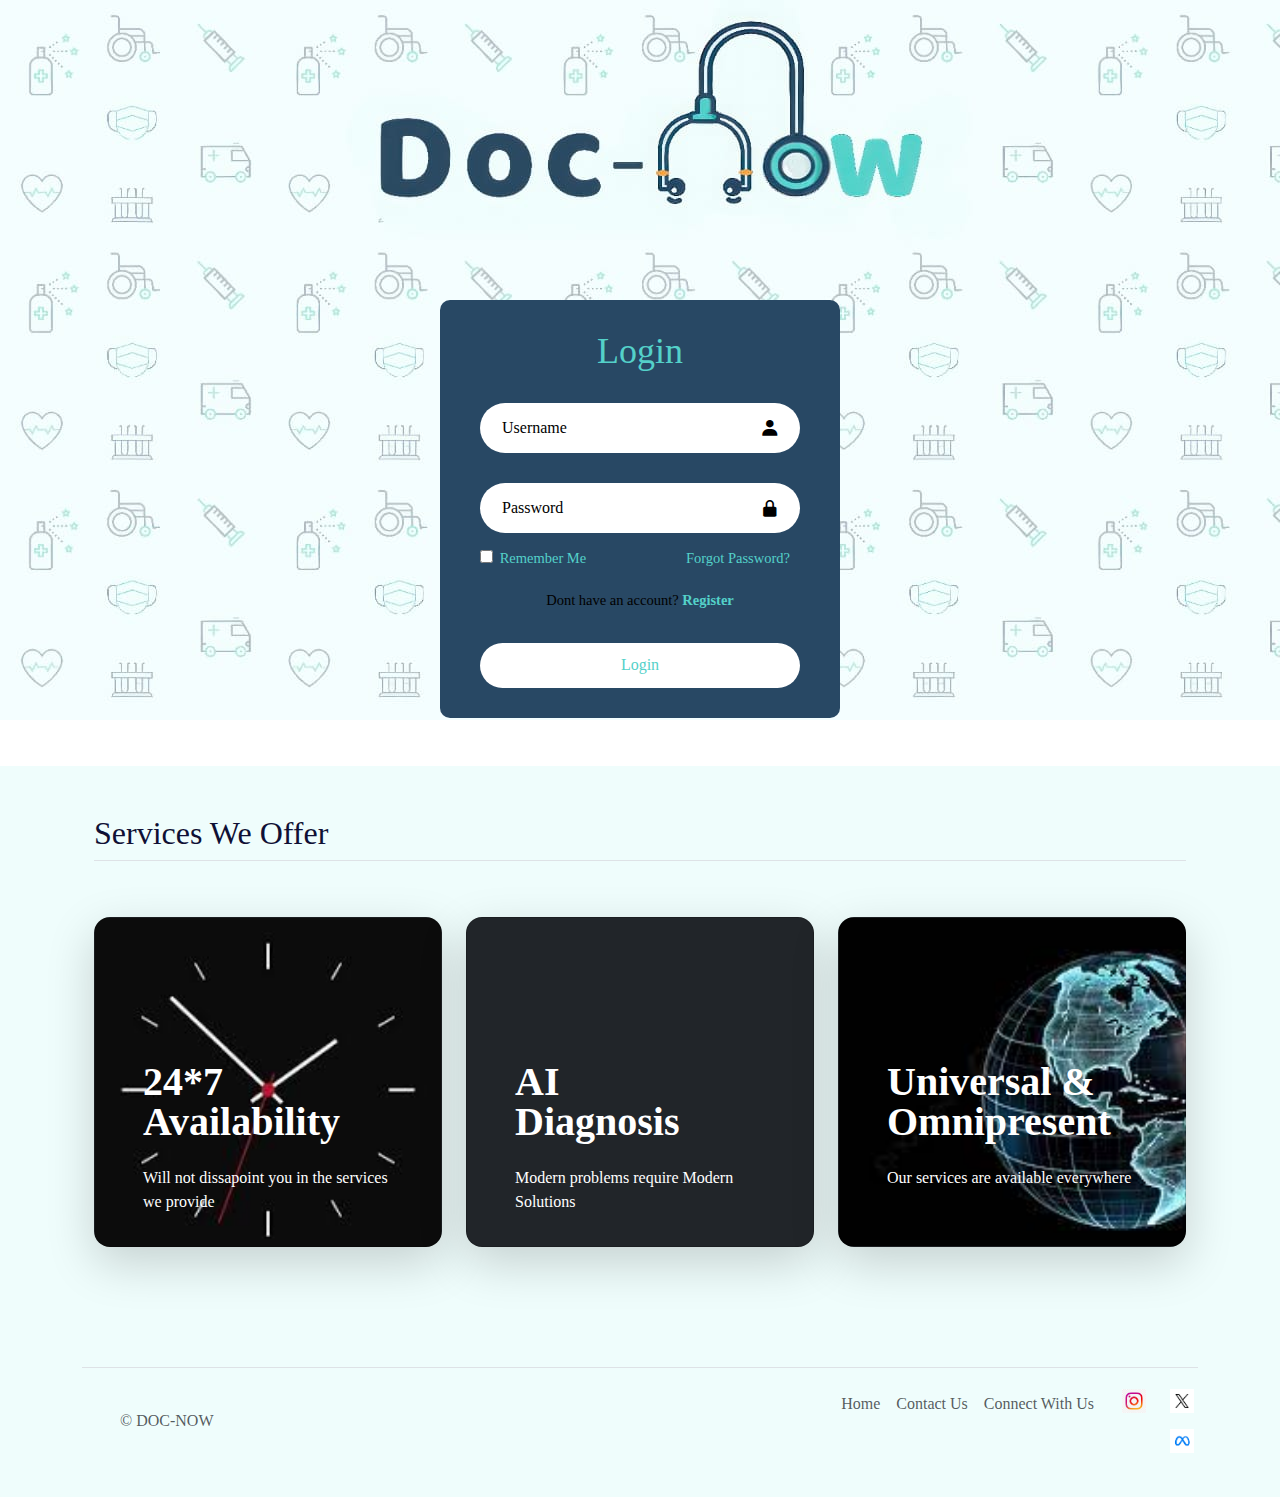
<file: index.html>
<!DOCTYPE html>
<html lang="en">
<head>
    <meta charset="UTF-8">
    <title>Login</title>
      <link rel="stylesheet" href="logincss.css">
    <link href='https://unpkg.com/boxicons@2.1.4/css/boxicons.min.css' rel='stylesheet'>
    <link href="https://cdn.jsdelivr.net/npm/bootstrap@5.3.3/dist/css/bootstrap.min.css" rel="stylesheet" integrity="sha384-QWTKZyjpPEjISv5WaRU9OFeRpok6YctnYmDr5pNlyT2bRjXh0JMhjY6hW+ALEwIH" crossorigin="anonymous">
</head>
<body>
    
<div class="wrap">
    <form action="mainpage.html">
        <h1 >Login</h1>
        <div class="input-box">
            <input type="text" placeholder="Username" required>
            <i class='bx bxs-user'></i>
        </div>
     
        <div class="input-box">
            <input type="password" placeholder="Password" required>
            <i class='bx bxs-lock-alt'></i>
        </div>
        <div class="remember-forget">
            <label style="color:#54D1C9"><input type="checkbox" > Remember Me </label>
            <a href="forgotpass.html">Forgot Password?</a>
        </div>
        <div class="register-link">
            <p>Dont have an account? <a href="signup.html">Register</a></p>
        </div>


        <button type="submit" class="btn" style="background-color: white; border-radius: 40px; color: #54D1C9;">Login</button>
    </form>
</div>
<br>
<br>    
<div class="container-fluid" style="background-color: #effdfc;">
<div class="container px-4 py-5" id="custom-cards">
    <h2 class="pb-2 border-bottom" style="color:#0f1035;">Services We Offer</h2>
    <div class="row row-cols-1 row-cols-lg-3 align-items-stretch g-4 py-5">
      <div class="col">
        <div class="card card-cover h-100 overflow-hidden text-bg-dark rounded-4 shadow-lg" style="background-image: url('[data-uri]'); background-size: cover; background-repeat: no-repeat;">
          <div class="d-flex flex-column h-100 p-5 pb-3 text-white text-shadow-1">
            <h3 class="pt-5 mt-5 mb-4 display-6 lh-1 fw-bold">24*7 <br>Availability</h3>
            <p>Will not dissapoint you in the services we provide</p>  
          </div>
        </div>
      </div>

      <div class="col">
        <div class="card card-cover h-100 overflow-hidden text-bg-dark rounded-4 shadow-lg" style="background-image: url('https://incubator.ucf.edu/wp-content/uploads/2023/07/[base64].jpg '); background-size: cover; background-repeat: no-repeat;">
          <div class="d-flex flex-column h-100 p-5 pb-3 text-white text-shadow-1">
            <h3 class="pt-5 mt-5 mb-4 display-6 lh-1 fw-bold">AI<br>Diagnosis</h3>
            <p>Modern problems require Modern Solutions</p>
          </div>
        </div>
      </div>

      <div class="col">
        <div class="card card-cover h-100 overflow-hidden text-bg-dark rounded-4 shadow-lg" style="background-image: url('[data-uri]'); background-size: cover; background-repeat: no-repeat;">
          <div class="d-flex flex-column h-100 p-5 pb-3 text-shadow-1">
            <h3 class="pt-5 mt-5 mb-4 display-6 lh-1 fw-bold">Universal & Omnipresent</h3>
            <p>Our services are available everywhere</p>
          </div>
        </div>
      </div>
    </div>
  </div>
  <div class="container">
    <footer class="d-flex flex-wrap justify-content-between align-items-center py-3 my-4 border-top">
      <div class="col-md-4 d-flex align-items-center">
        <a href="/" class="mb-3 me-2 mb-md-0 text-body-secondary text-decoration-none lh-1">
          <svg class="bi" width="30" height="24"><use xlink:href="#bootstrap"></use></svg>
        </a>
        <span class="mb-3 mb-md-0 text-body-secondary">© DOC-NOW</span>
      </div>
  
      <ul class="nav col-md-4 justify-content-end list-unstyled d-flex">
        <li class="nav-item"><a href="mainpage.html" class="nav-link px-2 text-body-secondary">Home</a></li>
        <li class="nav-item"><a href="contactus.html" class="nav-link px-2 text-body-secondary">Contact Us</a></li>
        <li class="nav-item"><a href="#" class="nav-link px-2 text-body-secondary">Connect With Us</a></li>
        <li class="ms-3 p-1"><a class="text-body-secondary" target="_blank" href="https://www.instagram.com/"><img class="bi" width="24" height="24" src="/Images/instagram.jpg"></a></li>
        <li class="ms-3 p-1"><a class="text-body-secondary" target="_blank" href="https://twitter.com/home"><img class="bi" width="24" height="24" src="Images/twitter.png"></a></li>
        <li class="ms-3 p-1"><a class="text-body-secondary" target="_blank" href="https://www.facebook.com/"><img class="bi" width="24" height="24" src="Images/facebook.png"></a></li>
      </ul>
    </footer>
  </div>
</div>
  <script src="https://cdn.jsdelivr.net/npm/bootstrap@5.3.3/dist/js/bootstrap.bundle.min.js" integrity="sha384-YvpcrYf0tY3lHB60NNkmXc5s9fDVZLESaAA55NDzOxhy9GkcIdslK1eN7N6jIeHz" crossorigin="anonymous"></script>
</body>
</html>
</file>
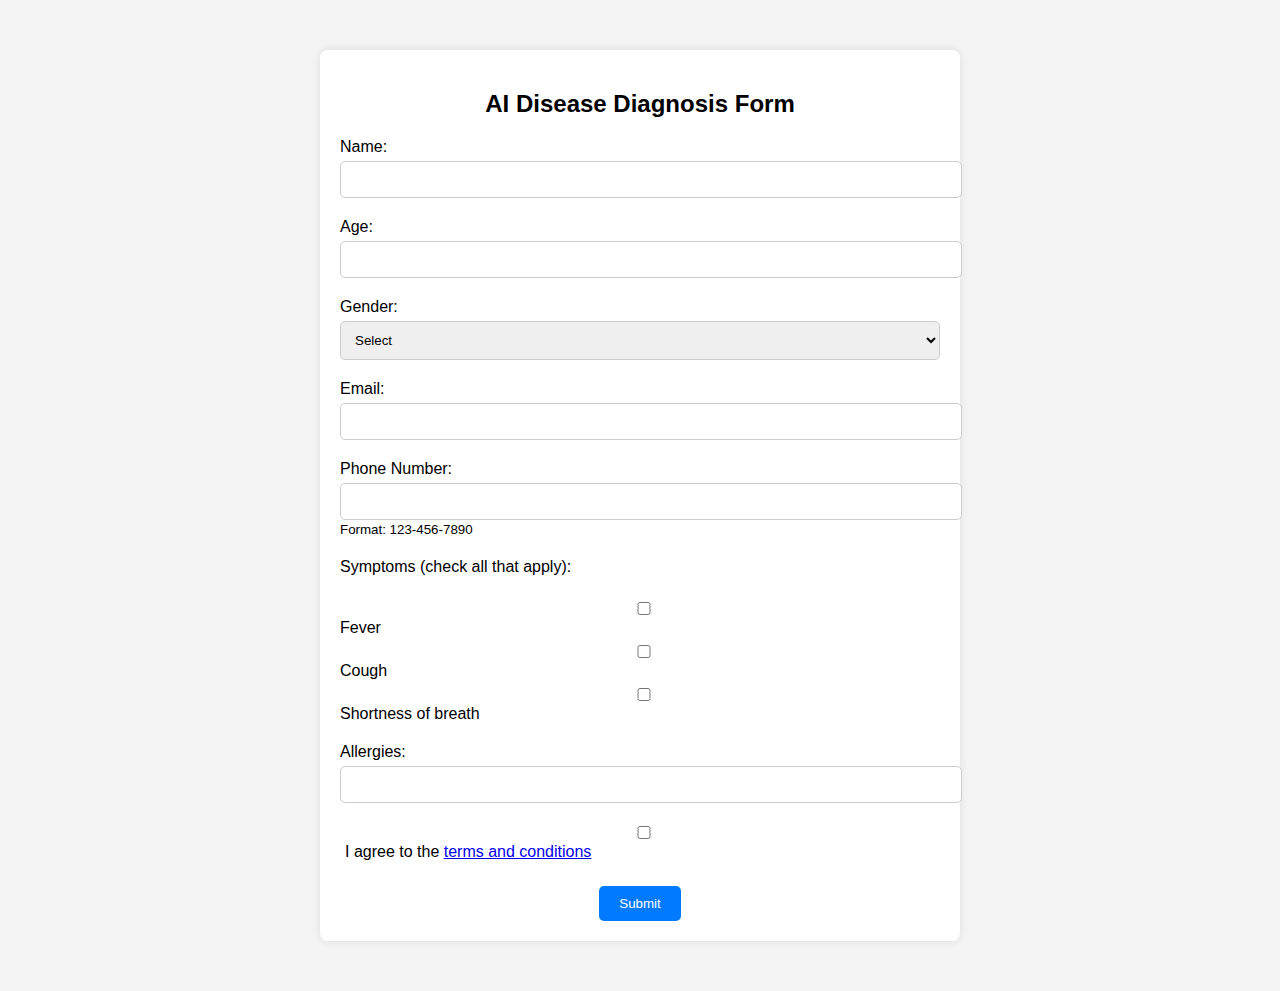
<file: aidiagnosis.html>
<!DOCTYPE html>
<html lang="en">
<head>
  <meta charset="UTF-8">
  <meta name="viewport" content="width=device-width, initial-scale=1.0">
  <title>AI Disease Diagnosis Form</title>
  <style>
    body {
      font-family: Arial, sans-serif;
      margin: 0;
      padding: 0;
      background-color: #f4f4f4;
    }

    .container {
      max-width: 600px;
      margin: 50px auto;
      padding: 20px;
      background-color: #fff;
      border-radius: 8px;
      box-shadow: 0 0 10px rgba(0, 0, 0, 0.1);
    }

    h2 {
      text-align: center;
    }

    .form-group {
      margin-bottom: 20px;
    }

    label {
      display: block;
      margin-bottom: 5px;
    }

    input[type="text"],
    input[type="checkbox"],
    input[type="number"],
    input[type="email"],
    input[type="tel"],
    select {
      width: 100%;
      padding: 10px;
      border: 1px solid #ccc;
      border-radius: 5px;
    }

    input[type="checkbox"] {
      display: inline-block;
      margin-right: 10px;
    }

    button {
      padding: 10px 20px;
      background-color: #007bff;
      color: #fff;
      border: none;
      border-radius: 5px;
      cursor: pointer;
      display: block;
      margin: 0 auto;
    }

    button:hover {
      background-color: #0056b3;
    }

    .consent-label {
      display: inline-block;
      vertical-align: middle;
      margin-left: 5px;
    }
  </style>
</head>
<body>
  <div class="container">
    <h2>AI Disease Diagnosis Form</h2>
    <form id="diagnosisForm" onsubmit="return validateForm()">
      <div class="form-group">
        <label for="name">Name:</label>
        <input type="text" id="name" name="name" required>
      </div>

      <div class="form-group">
        <label for="age">Age:</label>
        <input type="number" id="age" name="age" required>
      </div>

      <div class="form-group">
        <label for="gender">Gender:</label>
        <select id="gender" name="gender" required>
          <option value="">Select</option>
          <option value="male">Male</option>
          <option value="female">Female</option>
          <option value="other">Other</option>
        </select>
      </div>

      <div class="form-group">
        <label for="email">Email:</label>
        <input type="email" id="email" name="email" required>
      </div>

      <div class="form-group">
        <label for="phone">Phone Number:</label>
        <input type="tel" id="phone" name="phone" pattern="[0-9]{3}-[0-9]{3}-[0-9]{4}" required>
        <small>Format: 123-456-7890</small>
      </div>

      <div class="form-group">
        <label for="symptoms">Symptoms (check all that apply):</label><br>
        <input type="checkbox" id="fever" name="symptoms" value="fever">
        <label for="fever">Fever</label>
        <input type="checkbox" id="cough" name="symptoms" value="cough">
        <label for="cough">Cough</label>
        <input type="checkbox" id="shortnessOfBreath" name="symptoms" value="shortnessOfBreath">
        <label for="shortnessOfBreath">Shortness of breath</label>
        <!-- Add more symptoms as needed -->
      </div>

      <div class="form-group">
        <label for="allergies">Allergies:</label>
        <input type="text" id="allergies" name="allergies">
      </div>

      <div class="form-group">
        <input type="checkbox" id="consent" name="consent" required>
        <label class="consent-label" for="consent">I agree to the <a href="#">terms and conditions</a></label>
      </div>
      
      <button type="submit">Submit</button>
    </form>
  </div>
  <script>
    function validateForm() {
      var name = document.getElementById('name').value;
      var age = document.getElementById('age').value;
      var gender = document.getElementById('gender').value;
      var email = document.getElementById('email').value;
      var phone = document.getElementById('phone').value;
      var symptoms = document.querySelectorAll('input[name="symptoms"]:checked').length;
      var allergies = document.getElementById('allergies').value;
      var consent = document.getElementById('consent').checked;

      if (name.trim() === "") {
        alert("Please enter your name.");
        return false;
      }

      if (age <= 0 || isNaN(age)) {
        alert("Please enter a valid age.");
        return false;
      }

      if (gender === "") {
        alert("Please select your gender.");
        return false;
      }

      if (!/^\d{3}-\d{3}-\d{4}$/.test(phone)) {
        alert("Please enter a valid phone number in the format XXX-XXX-XXXX.");
        return false;
      }

      if (symptoms === 0) {
        alert("Please select at least one symptom.");
        return false;
      }

      

      return true;
    }
  </script>
</body>
</html>
</file>
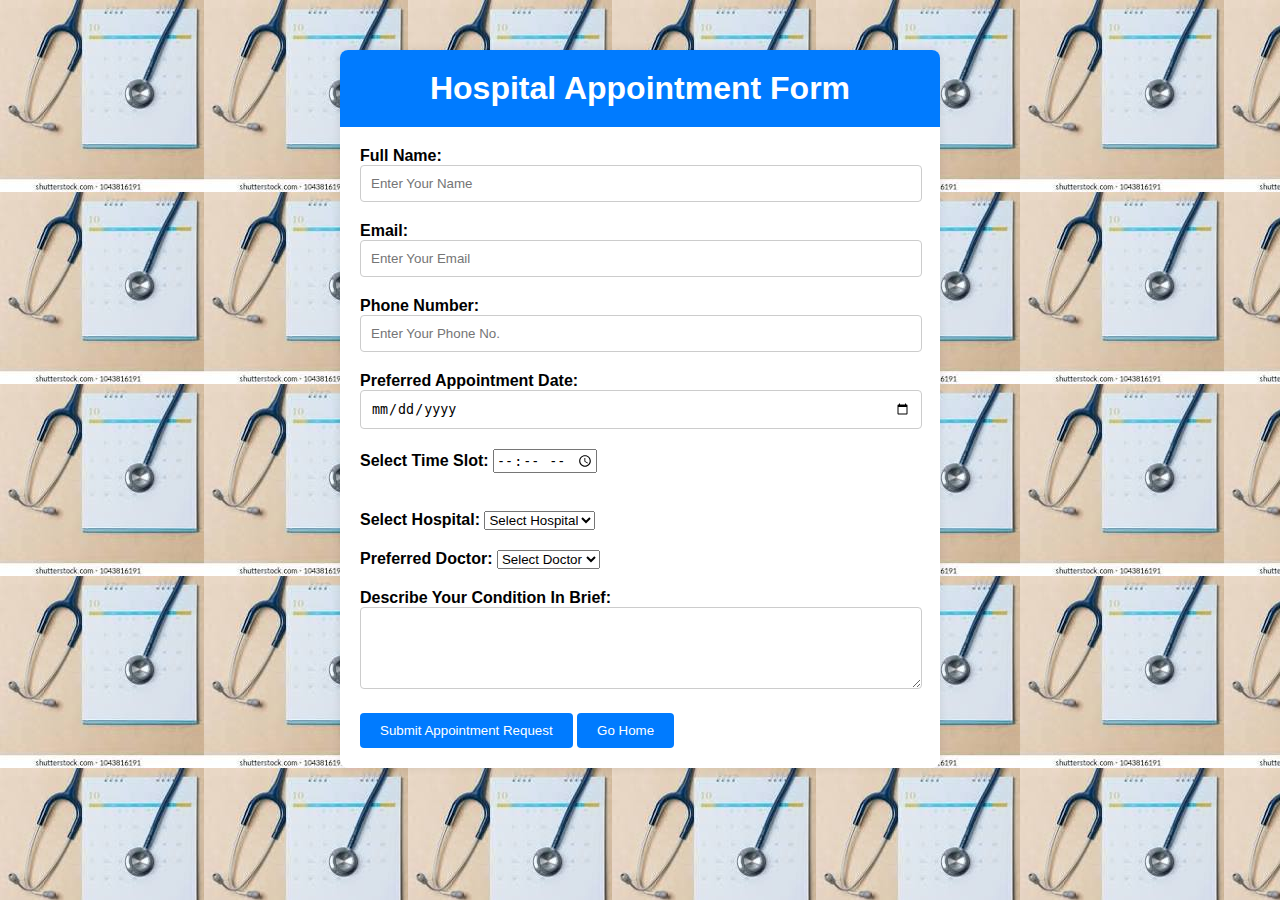
<file: appointment.html>
<!DOCTYPE html>
<html lang="en">
<head>
  <meta charset="UTF-8">
  <meta name="viewport" content="width=device-width, initial-scale=1.0">
  <title>Hospital Appointment Form</title>
  <style>
    body {
      background-image: url("Images/1.jpg");
      font-family: Arial, sans-serif;
      background-color: #f4f4f4;
      margin: 0;
      padding: 0;
    }

    .container {
      max-width: 600px;
      margin: 50px auto;
      background-color: #fff;
      border-radius: 8px;
      box-shadow: 0 0 10px rgba(0, 0, 0, 0.1);
    }

    h1 {
      text-align: center;
      padding: 20px 0;
      margin: 0;
      background-color: #007bff;
      color: #fff;
      border-top-left-radius: 8px;
      border-top-right-radius: 8px;
    }

    form {
      padding: 20px;
    }

    .form-group {
      margin-bottom: 20px;
    }

    label {
      font-weight: bold;
    }

    input[type="text"],
    input[type="email"],
    input[type="tel"],
    input[type="date"],
    textarea {
      width: calc(100% - 20px);
      padding: 10px;
      border-radius: 4px;
      border: 1px solid #ccc;
    }

    .radio-group label {
      display: inline-block;
      margin-right: 20px;
      cursor: pointer;
    }

    button[type="submit"],
    button[type="button"] {
      background-color: #007bff;
      color: #fff;
      border: none;
      padding: 10px 20px;
      border-radius: 4px;
      cursor: pointer;
      transition: background-color 0.3s ease;
    }
    button[type="submit"]:hover,
    button[type="button"]:hover {
      background-color: #0056b3;
    }
    a {
      color: white;
      text-decoration: none;
    }
  </style>
</head>
<body>
  <div class="container">
    <h1>Hospital Appointment Form</h1>
    <form action="submit.php" method="POST" id="appointmentForm" onsubmit="return validateForm()">
      <div class="form-group">
        <label for="fullname">Full Name:</label>
        <input type="text" id="fullname" name="fullname" required placeholder="Enter Your Name">
      </div>
      <div class="form-group">
        <label for="email">Email:</label>
        <input type="email" id="email" name="email" required placeholder="Enter Your Email">
      </div>
      <div class="form-group">
        <label for="phone">Phone Number:</label>
        <input type="tel" id="phone" name="phone" required placeholder="Enter Your Phone No.">
      </div>
      <div class="form-group">
        <label for="appointment_date">Preferred Appointment Date:</label>
        <input type="date" id="appointment_date" name="appointment_date" required>
      </div>
      <div class="form-group">
        <label for="time_slot">Select Time Slot:</label>
        <input type="time" name="time_slot" id="time_slot" required><br><br>
      </div>
      <div class="form-group">
        <label for="hospital">Select Hospital:</label>
        <select name="hospital" id="hospital" required>
          <option value="">Select Hospital</option>
          <option value="Hospital 1">Hospital 1</option>
          <option value="Hospital 2">Hospital 2</option>
          <option value="Hospital 3">Hospital 3</option>
        </select>
      </div>
      <div class="form-group">
        <label for="doctor">Preferred Doctor:</label>
        <select name="doctor" id="doctor" required>
          <option value="">Select Doctor</option>
          <option value="Doctor 1">Doctor 1</option>
          <option value="Doctor 2">Doctor 2</option>
          <option value="Doctor 3">Doctor 3</option>
        </select>
      </div>
      <div class="form-group">
        <label for="additional_info">Describe Your Condition In Brief:</label>
        <textarea id="additional_info" name="additional_info" rows="4"></textarea>
      </div>
      <button type="submit">Submit Appointment Request</button>
      <button type="button"><a href="mainpage.html" id="home">Go Home</a></button>
    </form>
  </div>
</body>
<script>
  function validateForm() {
    var fullname = document.getElementById('fullname').value;
    var email = document.getElementById('email').value;
    var phone = document.getElementById('phone').value;
    var appointment_date = document.getElementById('appointment_date').value;
    var time_slot = document.getElementById('time_slot').value;
    var hospital = document.getElementById('hospital').value;
    var doctor = document.getElementById('doctor').value;

    if (fullname.trim() === "") {
      alert("Please enter your full name.");
      return false;
    }

    var emailPattern = /^[^\s@]+@[^\s@]+\.[^\s@]+$/;
    if (!emailPattern.test(email)) {
      alert("Please enter a valid email address.");
      return false;
    }

    var phonePattern = /^\d{10}$/;
    if (!phonePattern.test(phone)) {
      alert("Please enter a valid 10-digit phone number.");
      return false;
    }

    if (appointment_date.trim() === "") {
      alert("Please select your preferred appointment date.");
      return false;
    }

    if (time_slot.trim() === "") {
      alert("Please select your preferred time slot.");
      return false;
    }

    if (hospital.trim() === "") {
      alert("Please select the hospital.");
      return false;
    }

    if (doctor.trim() === "") {
      alert("Please select the doctor.");
      return false;
    }

    return true;
  }
</script>
</html>
</file>
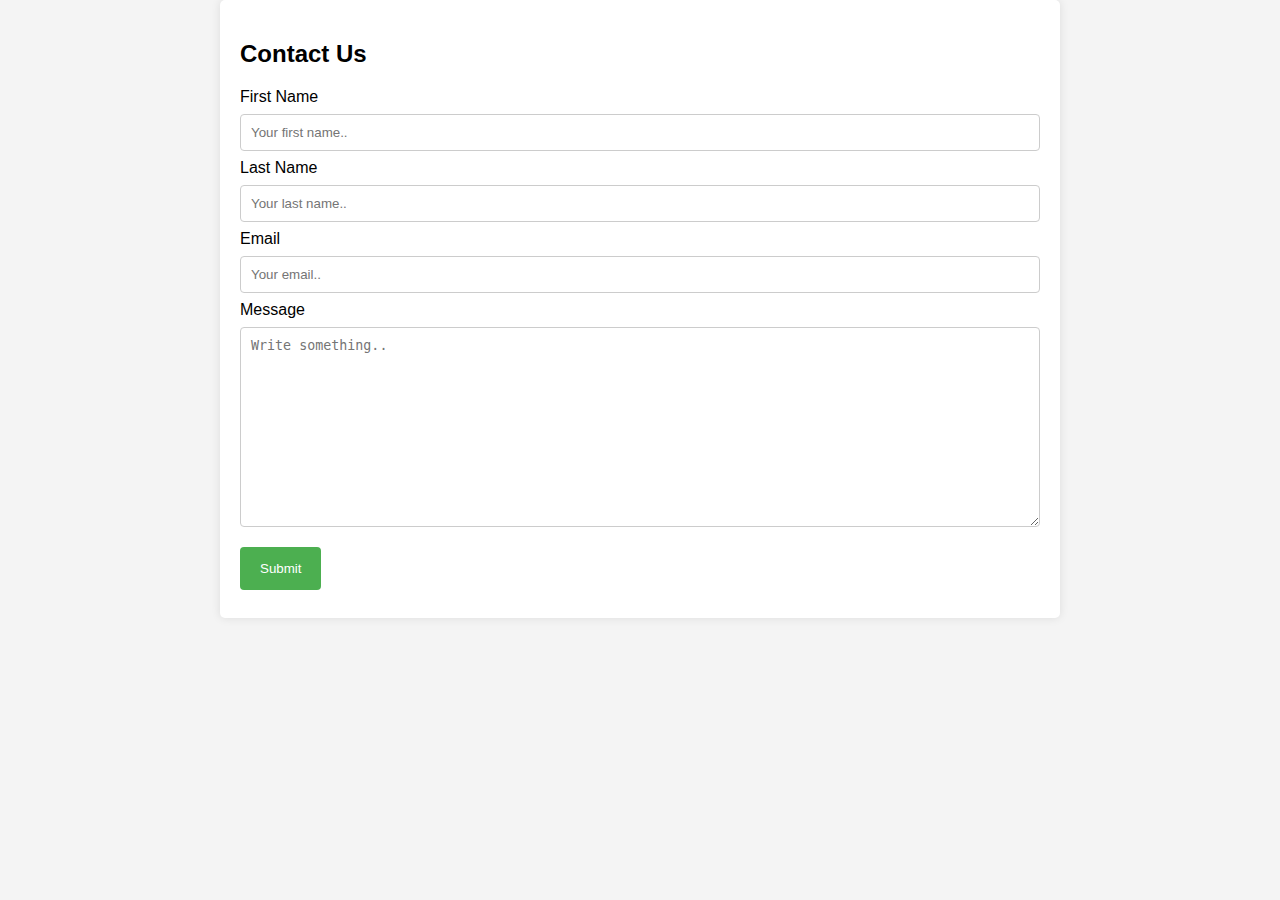
<file: contactus.html>
<!DOCTYPE html>
<html lang="en">
<head>
    <meta charset="UTF-8">
    <meta name="viewport" content="width=device-width, initial-scale=1.0">
    <title>Contact Us</title>
    <style>
        body {
            font-family: Arial, sans-serif;
            margin: 0;
            padding: 0;
            background-color: #f4f4f4;
        }
        .container {
            width: 80%;
            max-width: 800px;
            margin: 0 auto;
            padding: 20px;
            background-color: #fff;
            border-radius: 5px;
            box-shadow: 0 0 10px rgba(0,0,0,0.1);
        }
        input[type="text"], textarea {
            width: 100%;
            padding: 10px;
            margin: 8px 0;
            display: inline-block;
            border: 1px solid #ccc;
            border-radius: 4px;
            box-sizing: border-box;
        }
        input[type="submit"] {
            background-color: #4CAF50;
            color: white;
            padding: 14px 20px;
            margin: 8px 0;
            border: none;
            border-radius: 4px;
            cursor: pointer;
        }
        input[type="submit"]:hover {
            background-color: #45a049;
        }
        #success-message {
            display: none;
            background-color: #d4edda;
            border-color: #c3e6cb;
            color: #155724;
            padding: 15px;
            margin-top: 20px;
            border-radius: 5px;
        }
    button[type="submit"] {
      background-color: #007bff;
      color: #fff;
      border: none;
      padding: 10px 20px;
      border-radius: 4px;
      cursor: pointer;
      transition: background-color 0.3s ease;
    }
    </style>
</head>
<body>
    <div class="container">
        <h2>Contact Us</h2>
        <form id="contact-form" method="post">
            <label for="fname">First Name</label>
            <input type="text" id="fname" name="firstname" placeholder="Your first name.." required>

            <label for="lname">Last Name</label>
            <input type="text" id="lname" name="lastname" placeholder="Your last name.." required>

            <label for="email">Email</label>
            <input type="text" id="email" name="email" placeholder="Your email.." required>

            <label for="message">Message</label>
            <textarea id="message" name="message" placeholder="Write something.." style="height:200px" required></textarea>

            <input type="submit" value="Submit">
        </form>
        <div id="success-message">
            <p>Thank you for contacting us! We'll get back to you soon.</p>
            <button type="submit" onclick="goToHomePage()">Go to Home Page</button>
        </div>
    </div>

    <script>
        document.getElementById('contact-form').addEventListener('submit', function(event) {
            event.preventDefault(); // Prevent the form from submitting

            // Display success message
            document.getElementById('success-message').style.display = 'block';
        });

        function goToHomePage() {
            // Redirect to the home page
            window.location.href = 'mainpage.html'; // Replace 'index.html' with your home page URL
        }
    </script>
</body>
</html>
</file>
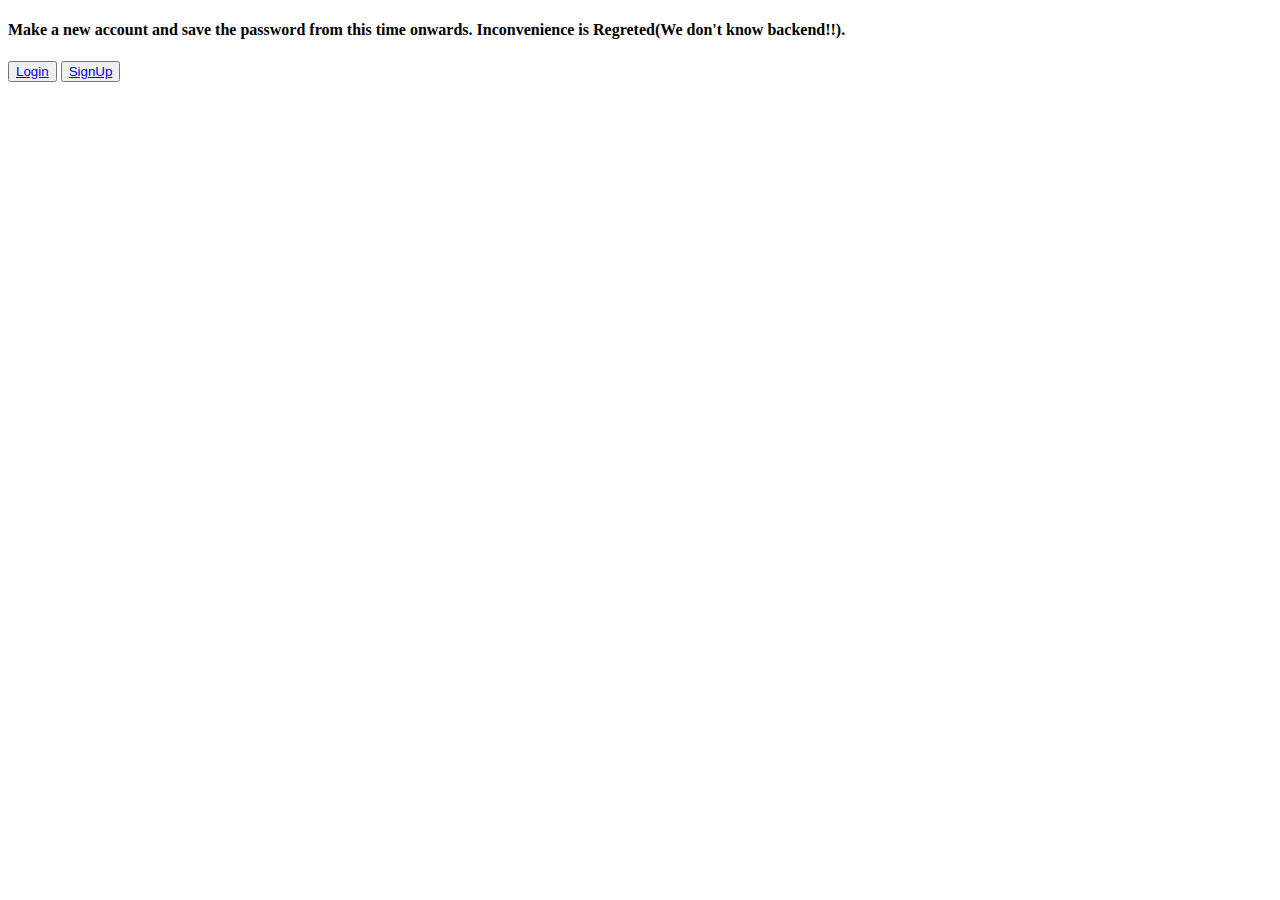
<file: forgotpass.html>
<!DOCTYPE html>
<html lang="en">
<head>
    <meta charset="UTF-8">
    <meta name="viewport" content="width=device-width, initial-scale=1.0">
    <title>Document</title>
</head>
<body>
   <h4> Make a new account and save the password from this time onwards.
    Inconvenience is Regreted(We don't know backend!!).</h4>
    <button><a href="index.html">Login</a></button>
    <button><a href="signup.html">SignUp</a></button>
</body>
</html>
</file>
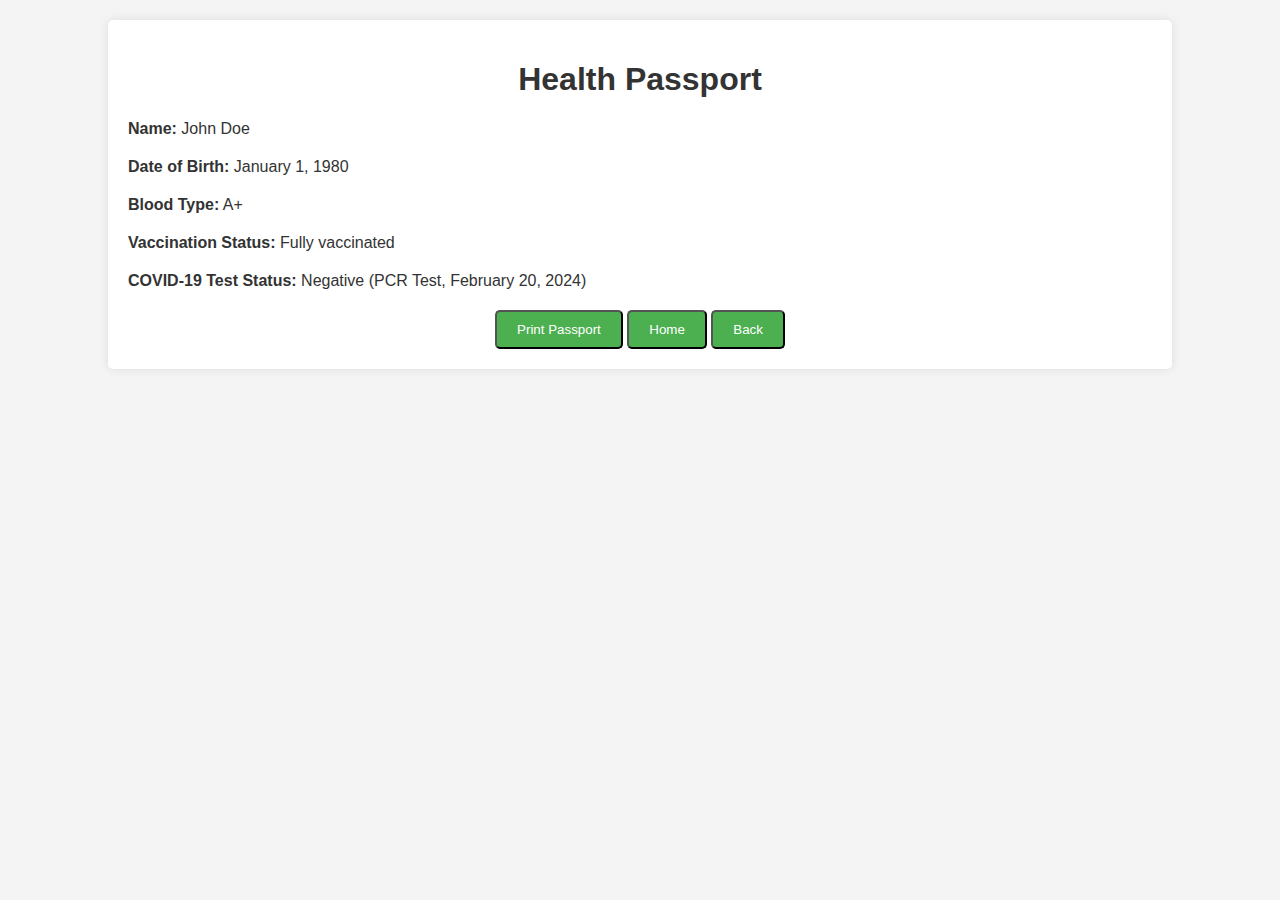
<file: healthreport.html>
<!DOCTYPE html>
<html lang="en">
<head>
    <meta charset="UTF-8">
    <meta name="viewport" content="width=device-width, initial-scale=1.0">
    <title>Health Passport</title>
    <style>
        body {
            font-family: Arial, sans-serif;
            margin: 0;
            padding: 0;
            background-color: #f4f4f4;
            color: #333;
        }
        .container {
            width: 80%;
            margin: 20px auto;
            padding: 20px;
            background-color: #fff;
            border-radius: 5px;
            box-shadow: 0 0 10px rgba(0,0,0,0.1);
        }
        h1, h2 {
            text-align: center;
        }
        .passport-info {
            margin-bottom: 20px;
        }
        .passport-info label {
            font-weight: bold;
        }
        .button-container {
            text-align: center;
        }
        .button {
            display: inline-block;
            background-color: #4CAF50;
            color: white;
            padding: 10px 20px;
            text-align: center;
            text-decoration: none;
            border-radius: 5px;
            cursor: pointer;
        }
        .button:hover {
            background-color: #45a049;
        }
        a{
            color: white;
            text-decoration: none;
        }
    </style>
</head>
<body>
    <div class="container">
        <h1>Health Passport</h1>
        
        <div class="passport-info">
            <label for="name">Name:</label>
            <span id="name">John Doe</span>
        </div>
        
        <div class="passport-info">
            <label for="dob">Date of Birth:</label>
            <span id="dob">January 1, 1980</span>
        </div>
        
        <div class="passport-info">
            <label for="blood-type">Blood Type:</label>
            <span id="blood-type">A+</span>
        </div>
        
        <div class="passport-info">
            <label for="vaccination-status">Vaccination Status:</label>
            <span id="vaccination-status">Fully vaccinated</span>
        </div>
        
        <div class="passport-info">
            <label for="covid-test-status">COVID-19 Test Status:</label>
            <span id="covid-test-status">Negative (PCR Test, February 20, 2024)</span>
        </div>
        
        <div class="button-container">
            <button class="button" onclick="printPassport()">Print Passport</button>
            <button class="button"><a href="index.html">Home</a></button>
            <button class="button"><a href="mainpage.html">Back</a></button>
        </div>
    </div>

    <script>
        function printPassport() {
            window.print();
        }
    </script>
</body>
</html>
</file>
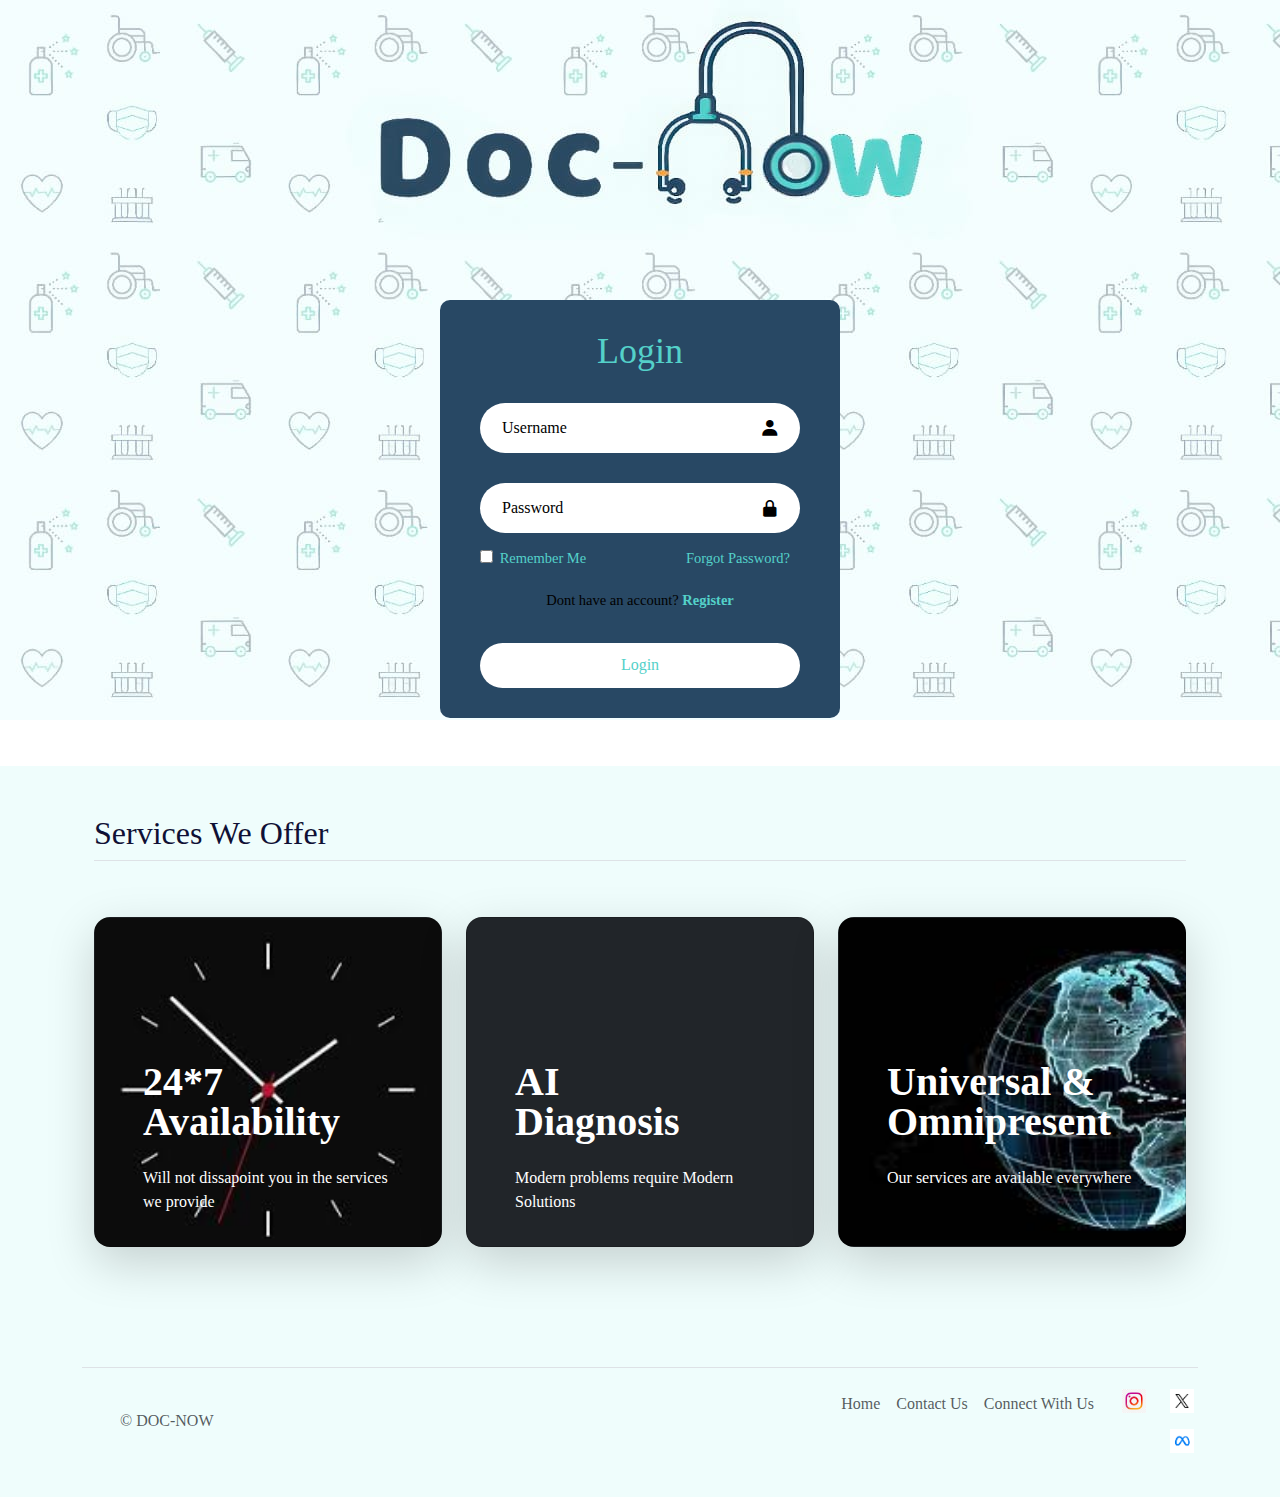
<file: landing.html>
<!DOCTYPE html>
<html lang="en">
<head>
    <meta charset="UTF-8">
    <title>Login</title>
      <link rel="stylesheet" href="logincss.css">
    <link href='https://unpkg.com/boxicons@2.1.4/css/boxicons.min.css' rel='stylesheet'>
    <link href="https://cdn.jsdelivr.net/npm/bootstrap@5.3.3/dist/css/bootstrap.min.css" rel="stylesheet" integrity="sha384-QWTKZyjpPEjISv5WaRU9OFeRpok6YctnYmDr5pNlyT2bRjXh0JMhjY6hW+ALEwIH" crossorigin="anonymous">
</head>
<body>
    
<div class="wrap">
    <form action="mainpage.html">
        <h1 >Login</h1>
        <div class="input-box">
            <input type="text" placeholder="Username" required>
            <i class='bx bxs-user'></i>
        </div>
     
        <div class="input-box">
            <input type="password" placeholder="Password" required>
            <i class='bx bxs-lock-alt'></i>
        </div>
        <div class="remember-forget">
            <label style="color:#54D1C9"><input type="checkbox" > Remember Me </label>
            <a href="forgotpass.html">Forgot Password?</a>
        </div>
        <div class="register-link">
            <p>Dont have an account? <a href="signup.html">Register</a></p>
        </div>


        <button type="submit" class="btn" style="background-color: white; border-radius: 40px; color: #54D1C9;">Login</button>
    </form>
</div>
<br>
<br>    
<div class="container-fluid" style="background-color: #effdfc;">
<div class="container px-4 py-5" id="custom-cards">
    <h2 class="pb-2 border-bottom" style="color:#0f1035;">Services We Offer</h2>
    <div class="row row-cols-1 row-cols-lg-3 align-items-stretch g-4 py-5">
      <div class="col">
        <div class="card card-cover h-100 overflow-hidden text-bg-dark rounded-4 shadow-lg" style="background-image: url('[data-uri]'); background-size: cover; background-repeat: no-repeat;">
          <div class="d-flex flex-column h-100 p-5 pb-3 text-white text-shadow-1">
            <h3 class="pt-5 mt-5 mb-4 display-6 lh-1 fw-bold">24*7 <br>Availability</h3>
            <p>Will not dissapoint you in the services we provide</p>  
          </div>
        </div>
      </div>

      <div class="col">
        <div class="card card-cover h-100 overflow-hidden text-bg-dark rounded-4 shadow-lg" style="background-image: url('https://incubator.ucf.edu/wp-content/uploads/2023/07/[base64].jpg '); background-size: cover; background-repeat: no-repeat;">
          <div class="d-flex flex-column h-100 p-5 pb-3 text-white text-shadow-1">
            <h3 class="pt-5 mt-5 mb-4 display-6 lh-1 fw-bold">AI<br>Diagnosis</h3>
            <p>Modern problems require Modern Solutions</p>
          </div>
        </div>
      </div>

      <div class="col">
        <div class="card card-cover h-100 overflow-hidden text-bg-dark rounded-4 shadow-lg" style="background-image: url('[data-uri]'); background-size: cover; background-repeat: no-repeat;">
          <div class="d-flex flex-column h-100 p-5 pb-3 text-shadow-1">
            <h3 class="pt-5 mt-5 mb-4 display-6 lh-1 fw-bold">Universal & Omnipresent</h3>
            <p>Our services are available everywhere</p>
          </div>
        </div>
      </div>
    </div>
  </div>
  <div class="container">
    <footer class="d-flex flex-wrap justify-content-between align-items-center py-3 my-4 border-top">
      <div class="col-md-4 d-flex align-items-center">
        <a href="/" class="mb-3 me-2 mb-md-0 text-body-secondary text-decoration-none lh-1">
          <svg class="bi" width="30" height="24"><use xlink:href="#bootstrap"></use></svg>
        </a>
        <span class="mb-3 mb-md-0 text-body-secondary">© DOC-NOW</span>
      </div>
  
      <ul class="nav col-md-4 justify-content-end list-unstyled d-flex">
        <li class="nav-item"><a href="mainpage.html" class="nav-link px-2 text-body-secondary">Home</a></li>
        <li class="nav-item"><a href="contactus.html" class="nav-link px-2 text-body-secondary">Contact Us</a></li>
        <li class="nav-item"><a href="#" class="nav-link px-2 text-body-secondary">Connect With Us</a></li>
        <li class="ms-3 p-1"><a class="text-body-secondary" target="_blank" href="https://www.instagram.com/"><img class="bi" width="24" height="24" src="/Images/instagram.jpg"></a></li>
        <li class="ms-3 p-1"><a class="text-body-secondary" target="_blank" href="https://twitter.com/home"><img class="bi" width="24" height="24" src="Images/twitter.png"></a></li>
        <li class="ms-3 p-1"><a class="text-body-secondary" target="_blank" href="https://www.facebook.com/"><img class="bi" width="24" height="24" src="Images/facebook.png"></a></li>
      </ul>
    </footer>
  </div>
</div>
  <script src="https://cdn.jsdelivr.net/npm/bootstrap@5.3.3/dist/js/bootstrap.bundle.min.js" integrity="sha384-YvpcrYf0tY3lHB60NNkmXc5s9fDVZLESaAA55NDzOxhy9GkcIdslK1eN7N6jIeHz" crossorigin="anonymous"></script>
</body>
</html>
</file>
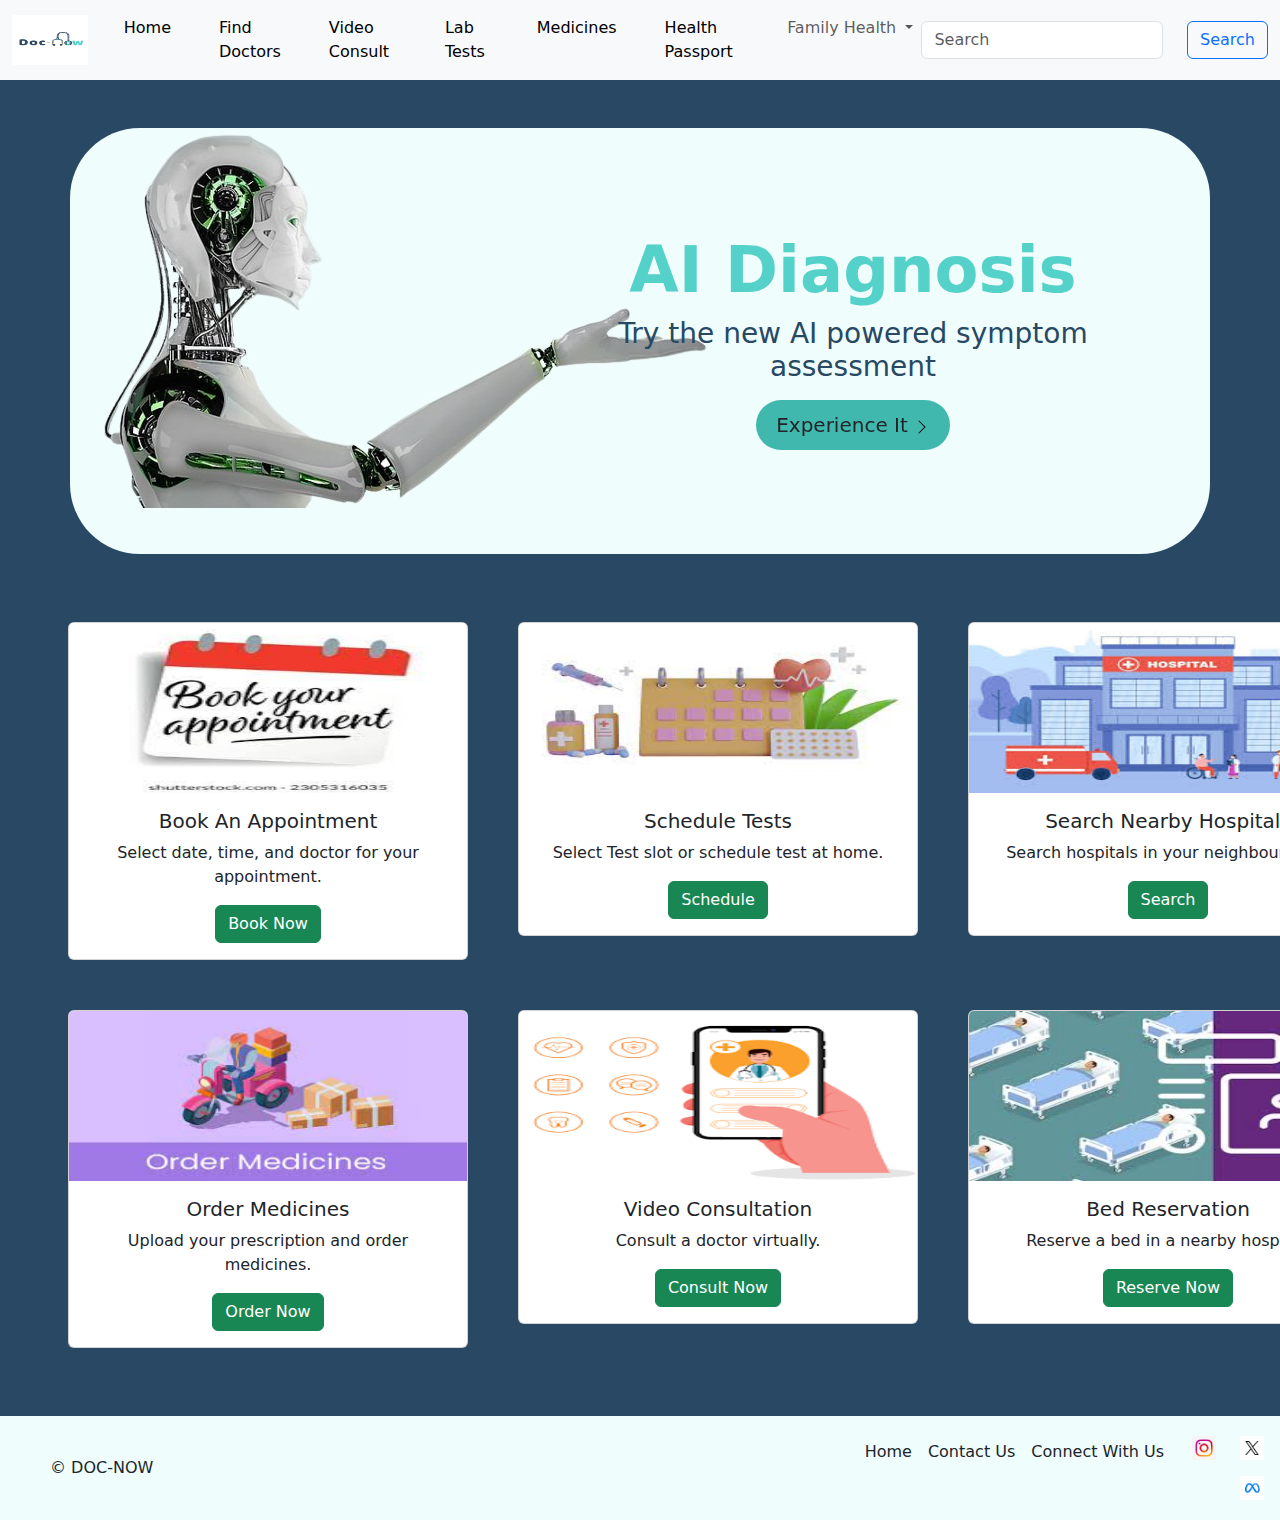
<file: mainpage.html>
<!DOCTYPE html>
<html lang="en">
  <head>
    <meta charset="UTF-8" />
    <meta name="viewport" content="width=device-width, initial-scale=1.0" />
    <title>Doc-Now</title>
    <link
      href="https://cdn.jsdelivr.net/npm/bootstrap@5.3.3/dist/css/bootstrap.min.css"
      rel="stylesheet"
      integrity="sha384-QWTKZyjpPEjISv5WaRU9OFeRpok6YctnYmDr5pNlyT2bRjXh0JMhjY6hW+ALEwIH"
      crossorigin="anonymous"
    />
    <style>
      .grid-container {
        display: grid;
        grid-template-columns: repeat(3, 1fr);
        gap: 10px;
        justify-items: center;
        background-color: #284864;
      }
      .grid-item {
        background-color: #284864;
        padding: 20px;
        text-align: center;
      }
      .cardimg{
        height: 170px;
      }
      #ai{
        background-image: url(Images/ai2.jpg);
        background-repeat: no-repeat;
        border-radius: 70px;
      }
      button[type="button"] {
      background-color: #40b8ae;
      color: #fff;
      border: none;
      padding: 10px 20px;
      border-radius: 30px;
      cursor: pointer;
      transition: background-color 0.3s ease;
    }
    a{
        text-decoration: none;
        margin: 0;
        padding: 0;
    }
    button[type="button"]:hover{
        background-color: #54d1c9;
    }
    </style>
  </head>
  <body style="background-color: #284864;">
    <nav class="navbar navbar-expand-lg bg-body-tertiary" data-bs-theme="light">
      <div class="container-fluid">
          <img
            src="Images/logo.png"
            alt="Logo"
            width="90"
            height="50"
            class="d-inline-block align-text-top"
          />
        <div class="collapse navbar-collapse" id="navbarSupportedContent">
          <ul class="navbar-nav me-auto mb-2 mb-lg-0">
            <div class="container d-flex">
              <li class="nav-item mx-3">
                <a class="nav-link active" aria-current="page" href="index.html">Home</a>
              </li>
              <li class="nav-item mx-3">
                <a class="nav-link active" aria-current="page" href="appointment.html"
                  >Find Doctors</a
                >
              </li>
              <li class="nav-item mx-3">
                <a class="nav-link active" aria-current="page" href="#"
                  >Video Consult</a
                >
              </li>
              <li class="nav-item mx-3">
                <a class="nav-link active" aria-current="page" href="scheduletest.html"
                  >Lab Tests</a
                >
              </li>
              <li class="nav-item mx-3">
                <a class="nav-link active" aria-current="page" href="order_m.html"
                  >Medicines</a
                >
              </li>
              <li class="nav-item mx-3">
                <a class="nav-link active" aria-current="page" href="healthreport.html"
                  >Health Passport</a
                >
              </li>
            </div>
            <li class="nav-item dropdown">
              <a
                class="nav-link dropdown-toggle"
                href="#"
                role="button"
                data-bs-toggle="dropdown"
                aria-expanded="false"
              >
                Family Health
              </a>
              <ul class="dropdown-menu">
                <li><a class="dropdown-item" href="#">Add Family Member</a></li>
                <li>
                  <a class="dropdown-item" href="#">Manage Family Member</a>
                </li>
              </ul>
            </li>
          </ul>
          <form class="d-flex" role="search">
            <input
              class="form-control me-4"
              type="search"
              placeholder="Search"
              aria-label="Search"
              size="30"
            />
            <button class="btn btn-outline-primary" type="submit">
              Search
            </button>
          </form>
        </div>
      </div>
    </nav>
    <div class="position-relative overflow-hidden p-3 p-md-5 mt-5 text-center container" id="ai" style="background-color: #effdfc;">
      <div class="col-md-6 p-lg-2 mx-auto me-5 my-5">
        <h1 class="display-3 fw-bold" style="color: #54d1c9;">AI Diagnosis</h1>
        <h3 class="fw-normal mb-3" style="color:#284864">Try the new AI powered symptom assessment</h3>
        <div class="d-flex gap-3 justify-content-center lead fw-normal">
          <button type="button"><a class="icon-link text-dark " href="aidiagnosis.html">
            Experience It
            <img src="Images/chevron-right.svg" alt="chevron-right" class="mt-1"/>
          </a>
          </button>
        </div>
      </div>
    </div>
    <div class="grid-container p-5">
      <div class="grid-item">
        <div class="card" style="width: 25rem">
          <img src="Images/appointment.1.png" class="card-img-top cardimg" alt="Appointment Img" />
          <div class="card-body">
            <h5 class="card-title">Book An Appointment</h5>
            <p class="card-text">
              Select date, time, and doctor for your appointment.
            </p>
            <a href="appointment.html" class="btn btn-success">Book Now</a>
          </div>
        </div>
      </div>
      <div class="grid-item">
        <div class="card" style="width: 25rem">
          <img src="Images/tests.png" class="card-img-top cardimg" alt="Test Img" />
          <div class="card-body">
            <h5 class="card-title">Schedule Tests</h5>
            <p class="card-text">
              Select Test slot or schedule test at home.
            </p>
            <a href="scheduletest.html" class="btn btn-success">Schedule</a>
          </div>
        </div>
      </div>
      <div class="grid-item">
        <div class="card" style="width: 25rem">
          <img src="Images/hospital.png" class="card-img-top cardimg" alt="Hospital Img" />
          <div class="card-body">
            <h5 class="card-title">Search Nearby Hospitals</h5>
            <p class="card-text">
              Search hospitals in your neighbourhood.
            </p>
            <a href="searchhospitals.html" class="btn btn-success">Search</a>
          </div>
        </div>
      </div>
      <div class="grid-item">
        <div class="card" style="width: 25rem">
          <img src="Images/medicines.png" class="card-img-top cardimg" alt="Medicines Img" />
          <div class="card-body">
            <h5 class="card-title">Order Medicines</h5>
            <p class="card-text">
              Upload your prescription and order medicines.
            </p>
            <a href="order_m.html" class="btn btn-success">Order Now</a>
          </div>
        </div>
      </div>
      <div class="grid-item">
        <div class="card" style="width: 25rem">
          <img src="Images/video.png" class="card-img-top cardimg" alt="Video Consultation Img" />
          <div class="card-body">
            <h5 class="card-title">Video Consultation</h5>
            <p class="card-text">
              Consult a doctor virtually.
            </p>
            <a href="#" class="btn btn-success">Consult Now</a>
          </div>
        </div>
      </div>
      <div class="grid-item">
        <div class="card" style="width: 25rem">
          <img src="Images/bed.png" class="card-img-top cardimg" alt="Beds Img" />
          <div class="card-body">
            <h5 class="card-title">Bed Reservation</h5>
            <p class="card-text">
              Reserve a bed in a nearby hospital.
            </p>
            <a href="#" class="btn btn-success">Reserve Now</a>
          </div>
        </div>
      </div>
    </div>
    <div class="container-fluid" style="background-color: #effdfc;">
      <footer class="d-flex flex-wrap justify-content-between align-items-center py-3">
        <div class="col-md-4 d-flex align-items-center">
          <a href="/" class="mb-3 me-2 mb-md-0 text-light text-decoration-none lh-1">
            <svg class="bi" width="30" height="24"><use xlink:href="#bootstrap"></use></svg>
          </a>
          <span class="mb-3 mb-md-0 text-dark">© DOC-NOW</span>
        </div>
    
        <ul class="nav col-md-4 justify-content-end list-unstyled d-flex">
          <li class="nav-item"><a href="index.html" class="nav-link px-2 text-dark">Home</a></li>
          <li class="nav-item"><a href="contactus.html" class="nav-link px-2 text-dark">Contact Us</a></li>
          <li class="nav-item"><a href="#" class="nav-link px-2 text-dark">Connect With Us</a></li>
          <li class="ms-3 p-1"><a class="text-body-secondary" target="_blank" href="https://www.instagram.com/"><img class="bi" width="24" height="24" src="/Images/instagram.jpg"></a></li>
          <li class="ms-3 p-1"><a class="text-body-secondary" target="_blank" href="https://twitter.com/home"><img class="bi" width="24" height="24" src="Images/twitter.png"></a></li>
          <li class="ms-3 p-1"><a class="text-body-secondary" target="_blank" href="https://www.facebook.com/"><img class="bi" width="24" height="24" src="Images/facebook.png"></a></li>
        </ul>
      </footer>
    </div>
    <script
      src="https://cdn.jsdelivr.net/npm/bootstrap@5.3.3/dist/js/bootstrap.bundle.min.js"
      integrity="sha384-YvpcrYf0tY3lHB60NNkmXc5s9fDVZLESaAA55NDzOxhy9GkcIdslK1eN7N6jIeHz"
      crossorigin="anonymous"
    ></script>
  </body>
</html>
</file>
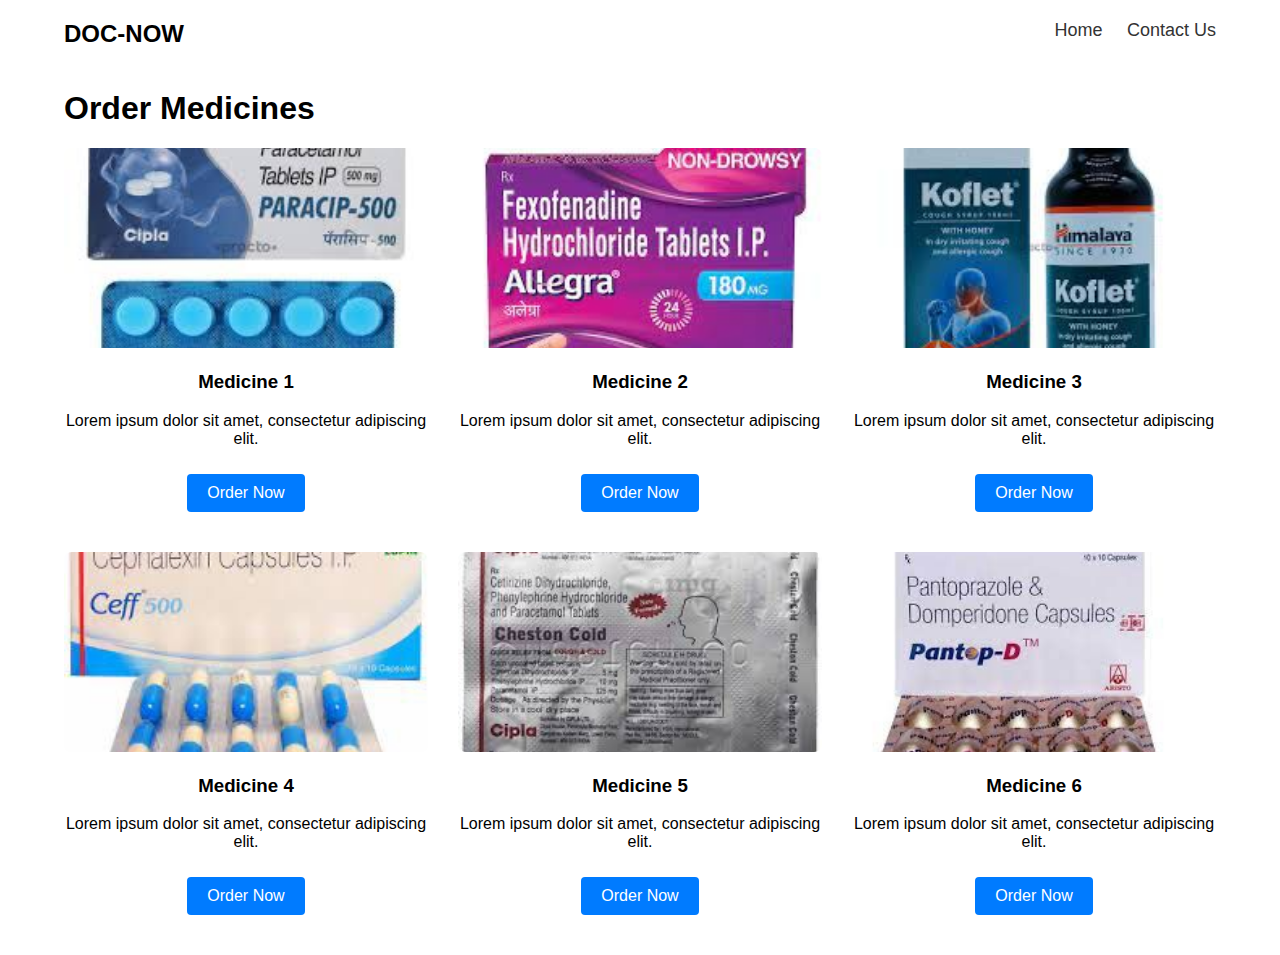
<file: order_m.html>
<!DOCTYPE html>
<html lang="en">
<head>
  <meta charset="UTF-8">
  <meta name="viewport" content="width=device-width, initial-scale=1.0">
  <title>Medicine Order Page</title>
  <style>
    body {
      font-family: Arial, sans-serif;
      margin: 0;
      padding: 0;
    }

    nav {
      background-color: #ffffff;
      padding: 20px 0;
    }

    .container {
      width: 90%;
      max-width: 1200px;
      margin: 0 auto;
      padding: 0 20px;
    }

    .logo {
      float: left;
      margin: 0;
      font-size: 24px;
    }

    .nav-links {
      float: right;
      list-style: none;
      margin: 0;
      padding: 0;
    }

    .nav-links li {
      display: inline-block;
      margin-left: 20px;
    }

    .nav-links li a {
      text-decoration: none;
      color: #333;
      font-size: 18px;
    }

    h1 {
      margin-top: 50px;
    }

    .medicine-container {
      display: flex;
      flex-wrap: wrap;
      justify-content: space-between;
    }

    .medicine {
      width: calc(33.33% - 20px);
      margin-bottom: 40px;
      text-align: center;
    }

    .medicine img {
      width: 100%;
      height: 200px; /* Set a fixed height for all images */
      border-radius: 8px;
      object-fit: cover;
    }

    .order-btn {
      display: inline-block;
      background-color: #007bff;
      color: #fff;
      text-decoration: none;
      padding: 10px 20px;
      border-radius: 4px;
      margin-top: 10px;
    }

    .order-btn:hover {
      background-color: #0056b3;
    }
  </style>
</head>
<body>

<nav>
  <div class="container">
    <h1 class="logo">DOC-NOW</h1>
    <ul class="nav-links">
      <li><a href="mainpage.html">Home</a></li>
      <li><a href="contactus.html">Contact Us</a></li>
    </ul>
  </div>
</nav>

<div class="container">
  <h1>Order Medicines</h1>
  <div class="medicine-container">
    <div class="medicine">
      <img src="Images/para.jpg" alt="Medicine 1">
      <h3>Medicine 1</h3>
      <p>Lorem ipsum dolor sit amet, consectetur adipiscing elit.</p>
      <a href="#" class="order-btn">Order Now</a>
    </div>
    <div class="medicine">
      <img src="Images/all.jpg" alt="Medicine 2">
      <h3>Medicine 2</h3>
      <p>Lorem ipsum dolor sit amet, consectetur adipiscing elit.</p>
      <a href="#" class="order-btn">Order Now</a>
    </div>
    <div class="medicine">
      <img src="Images/HIMAL.jpg" alt="Medicine 3">
      <h3>Medicine 3</h3>
      <p>Lorem ipsum dolor sit amet, consectetur adipiscing elit.</p>
      <a href="#" class="order-btn">Order Now</a>
    </div>
    <div class="medicine">
      <img src="Images/cap.jpg"  alt="Medicine 4" height="280 px">
      <h3>Medicine 4</h3>
      <p>Lorem ipsum dolor sit amet, consectetur adipiscing elit.</p>
      <a href="#" class="order-btn">Order Now</a>
    </div>
    <div class="medicine">
      <img src="Images/chest.jpg" alt="Medicine 5">
      <h3>Medicine 5</h3>
      <p>Lorem ipsum dolor sit amet, consectetur adipiscing elit.</p>
      <a href="#" class="order-btn">Order Now</a>
    </div>
    <div class="medicine">
      <img src="Images/pantop.jpg" alt="Medicine 6">
      <h3>Medicine 6</h3>
      <p>Lorem ipsum dolor sit amet, consectetur adipiscing elit.</p>
      <a href="#" class="order-btn">Order Now</a>
    </div>
  </div>
</div>

</body>
</html>
</file>
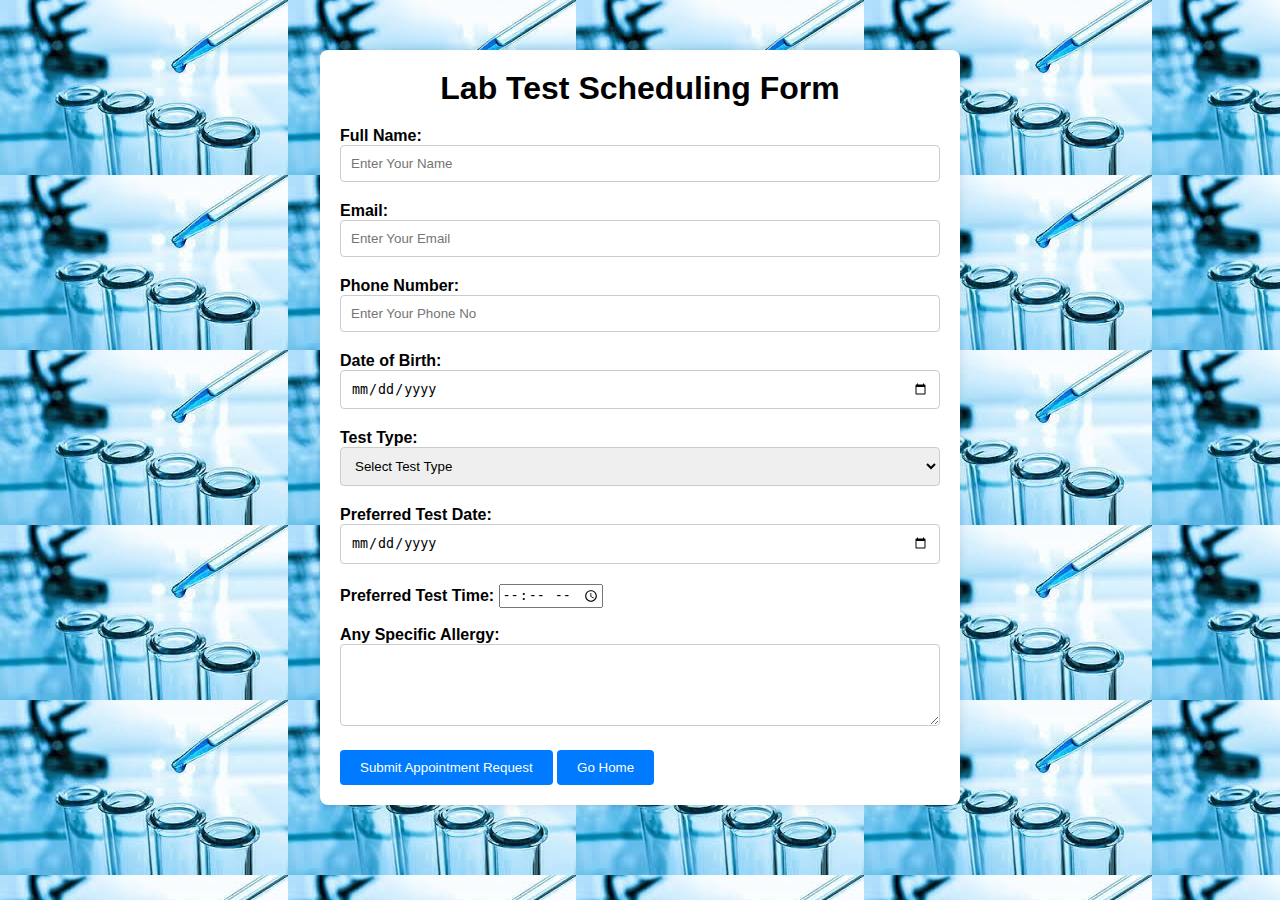
<file: scheduletest.html>
<!DOCTYPE html>
<html lang="en">
<head>
  <meta charset="UTF-8">
  <meta name="viewport" content="width=device-width, initial-scale=1.0">
  <title>Lab Test Scheduling Form</title>
  <style>
    body {
      background-image: url("/Images/labtest.jpg");
      font-family: Arial, sans-serif;
      background-color: #f4f4f4;
      margin: 0;
      padding: 0;
    }

    .container {
      max-width: 600px;
      margin: 50px auto;
      background-color: #fff;
      border-radius: 8px;
      box-shadow: 0 0 10px rgba(0, 0, 0, 0.1);
      padding: 20px;
    }

    h1 {
      text-align: center;
      margin: 0;
      padding-bottom: 20px;
    }

    label {
      font-weight: bold;
    }

    input[type="text"],
    input[type="email"],
    input[type="tel"],
    input[type="date"],
    textarea {
      width: 100%;
      padding: 10px;
      border-radius: 4px;
      border: 1px solid #ccc;
      margin-bottom: 20px;
      box-sizing: border-box;
    }

    select {
      width: 100%;
      padding: 10px;
      border-radius: 4px;
      border: 1px solid #ccc;
      margin-bottom: 20px;
      box-sizing: border-box; 
    }

    button[type="submit"],
    button[type="button"] {
      background-color: #007bff;
      color: #fff;
      border: none;
      padding: 10px 20px;
      border-radius: 4px;
      cursor: pointer;
      transition: background-color 0.3s ease;
    }

    button[type="submit"]:hover,
    button[type="button"]:hover {
      background-color: #0056b3;
    }

    a {
      color: white;
      text-decoration: none;
    }
  </style>
</head>
<body>
  <div class="container">
    <h1>Lab Test Scheduling Form</h1>
    <form id="labTestForm" method="POST" onsubmit="return validateForm()">
      <div>
        <label for="full_name">Full Name:</label>
        <input type="text" id="full_name" name="full_name" required placeholder="Enter Your Name">
      </div>
      <div>
        <label for="email">Email:</label>
        <input type="email" id="email" name="email" required placeholder="Enter Your Email">
      </div>
      <div>
        <label for="phone">Phone Number:</label>
        <input type="tel" id="phone" name="phone" required placeholder="Enter Your Phone No">
      </div>
      <div>
        <label for="dob">Date of Birth:</label>
        <input type="date" id="dob" name="dob" required>
      </div>
      <div>
        <label for="test_type">Test Type:</label>
        <select id="test_type" name="test_type" required>
          <option value="">Select Test Type</option>
          <option value="Blood Test">Blood Test</option>
          <option value="Urine Test">Urine Test</option>
          <option value="X-Ray">X-Ray</option>
          <option value="MRI">MRI</option>
        </select>
      </div>
      <div>
        <label for="preferred_date">Preferred Test Date:</label>
        <input type="date" id="preferred_date" name="preferred_date" required>
      </div>
      <div>
        <label for="preferred_time">Preferred Test Time:</label>
        <input type="time" id="preferred_time" name="preferred_time" required>
      </div><br>
      <div>
        <label for="additional_info">Any Specific Allergy:</label>
        <textarea id="additional_info" name="additional_info" rows="4"></textarea>
      </div>
      <button type="submit">Submit Appointment Request</button>
      <button type="button"><a href="mainpage.html" id="home">Go Home</a></button>
    </form>
  </div>

  <script>
    function validateForm() {
      var fullName = document.getElementById('full_name').value;
      var email = document.getElementById('email').value;
      var phone = document.getElementById('phone').value;
      var dob = document.getElementById('dob').value;
      var testType = document.getElementById('test_type').value;
      var preferredDate = document.getElementById('preferred_date').value;
      var preferredTime = document.getElementById('preferred_time').value;

      if (fullName === "") {
        alert("Please enter your full name.");
        return false;
      }

      var emailPattern = /^\w+@[a-zA-Z_]+?\.[a-zA-Z]{2,3}$/;
      if (!emailPattern.test(email)) {
        alert("Please enter a valid email address.");
        return false;
      }

      var phonePattern = /^\d{10}$/;
      if (!phonePattern.test(phone)) {
        alert("Please enter a 10-digit phone number.");
        return false;
      }


      if (dob === "") {
        alert("Please select your date of birth.");
        return false;
      }

      if (testType === "") {
        alert("Please select a test type.");
        return false;
      }

      if (preferredDate === "") {
        alert("Please select your preferred test date.");
        return false;
      }

      if (preferredTime === "") {
        alert("Please select your preferred test time.");
        return false;
      }

      return true; 
    }
  </script>
</body>
</html>
</file>
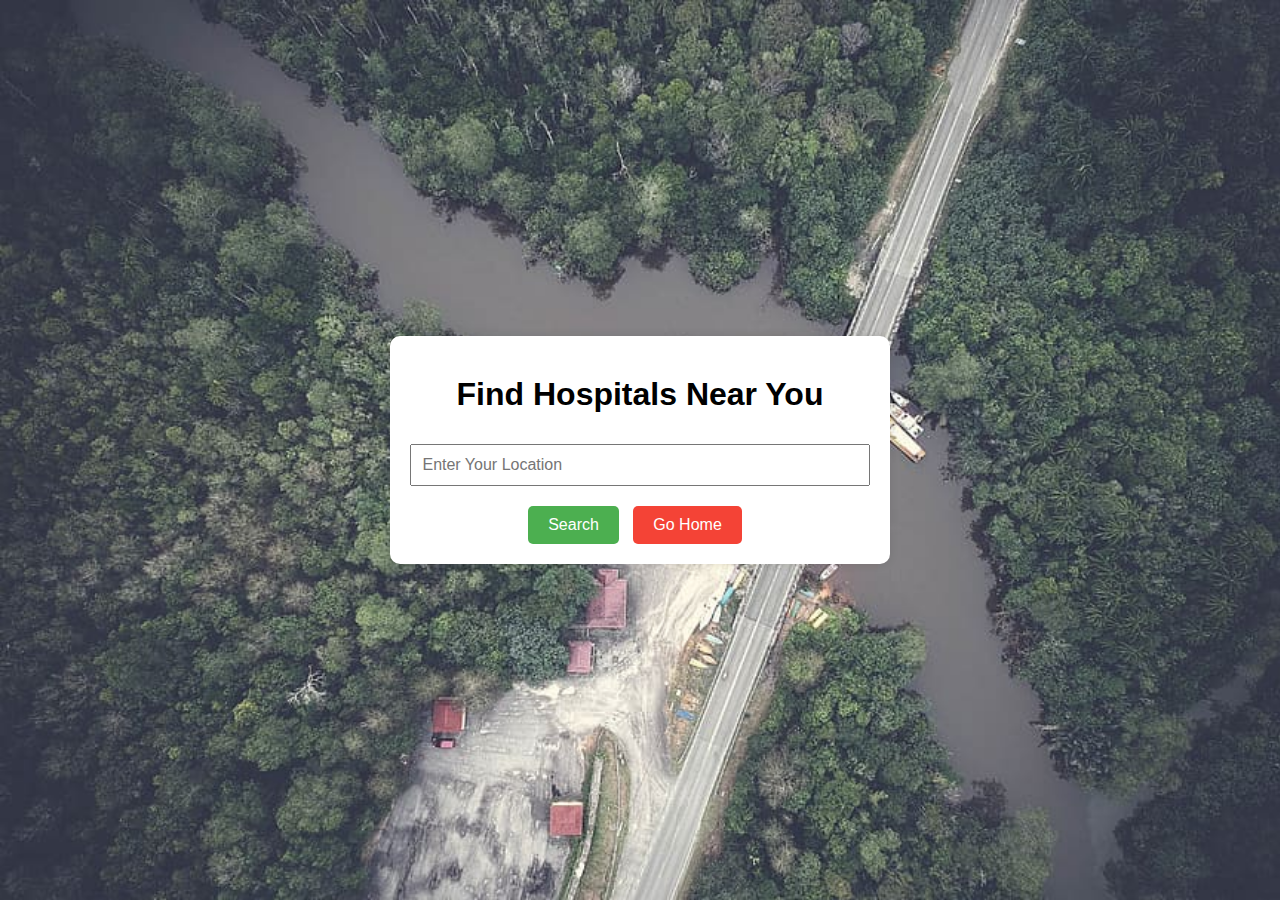
<file: searchhospitals.html>
<!DOCTYPE html>
<html lang="en">
<head>
<meta charset="UTF-8">
<meta name="viewport" content="width=device-width, initial-scale=1.0">
<title>Find Hospitals</title>
<style>
  body {
    background-image: url("/Images/map1.jpg");
    background-repeat: no-repeat;
    background-size: cover;
    font-family: Arial, sans-serif;
    margin: 0;
    padding: 0;
    display: flex;
    justify-content: center;
    align-items: center;
    height: 100vh;
    background-color: #f0f0f0; /* Background color */
  }

  .container {
    text-align: center;
    background-color: white;
    padding: 20px;
    border-radius: 10px;
    box-shadow: 0px 0px 10px 0px rgba(0,0,0,0.1); /* Box shadow */
  }

  h1 {
    margin-top: 20px;
  }

  input[type="text"],
  input[type="email"],
  textarea {
    margin-top: 10px;
    padding: 10px;
    font-size: 16px;
    width: 100%;
    box-sizing: border-box;
  }

  button {
    margin-top: 20px;
    margin-right: 10px;
    padding: 10px 20px;
    font-size: 16px;
    background-color: #4CAF50;
    color: white;
    border: none;
    cursor: pointer;
    border-radius: 5px;
  }

  button:hover {
    background-color: #45a049;
  }

  .gohome-button {
    padding: 10px 20px;
    font-size: 16px;
    background-color: #f44336; /* Red color */
    color: white;
    border: none;
    cursor: pointer;
    border-radius: 5px;
  }

  .gohome-button:hover {
    background-color: #d32f2f; /* Darker red color on hover */
  }
</style>
</head>
<body onload="getLocation()">
  <div class="container">
    <h1>Find Hospitals Near You</h1>

    <input type="text" id="locationInput" placeholder="Enter Your Location">

    <button onclick="searchHospitals()">Search</button>
    <button class="gohome-button" onclick="goHome()">Go Home</button>

    <script>
      function getLocation() {
        if (navigator.geolocation) {
          navigator.geolocation.getCurrentPosition(showPosition);
        } else {
          alert("Geolocation is not supported by this browser.");
        }
      }

      function showPosition(position) {
        var latitude = position.coords.latitude;
        var longitude = position.coords.longitude;
        var locationInput = document.getElementById("locationInput");
        locationInput.value = latitude + "," + longitude;
      }

      function searchHospitals() {
        var locationInput = document.getElementById("locationInput").value;
        
        if (locationInput !== "") {
          console.log("Searching hospitals near: " + locationInput);
          // Here you would perform a search for hospitals near the provided location
          // You can use APIs like Google Places API or other location-based services
          // to implement this functionality
        } else {
          alert("Please enter your location.");
        }
      }

      function goHome() {
        window.location.href = "mainpage.html"; // Change "index.html" to the URL of your home page
      }
    </script>
  </div>
</body>
</html>
</file>
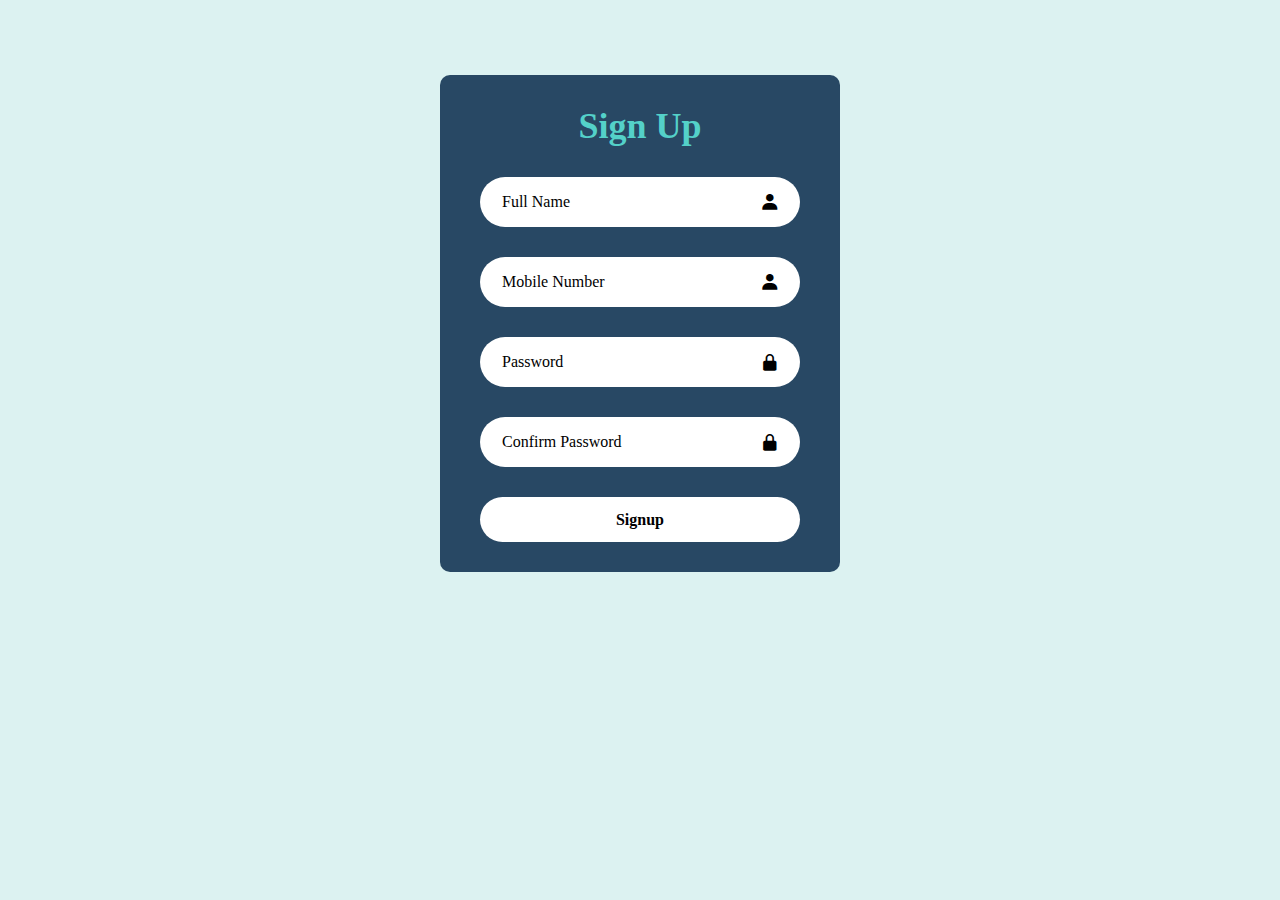
<file: signup.html>
<!DOCTYPE html>
<html lang="en">
<head>
    <meta charset="UTF-8">
    <title>Login</title>
    
    <link href='https://unpkg.com/boxicons@2.1.4/css/boxicons.min.css' rel='stylesheet'>
    <link rel="stylesheet" href="signupcss.css">
</head>
<body>
    
<div class="wrap">
    <form action="index.html" id="signupForm" onsubmit="return validateForm()">
        <h1>Sign Up</h1>
        <div class="input-box">
            <input type="text" placeholder="Full Name" id="fullname" required>
            <i class='bx bxs-user'></i>
        </div>
        
        <div class="input-box">
            <input type="text" placeholder="Mobile Number" id="mobile" required>
            <i class='bx bxs-user'></i>
        </div>

        <div class="input-box">
            <input type="password" placeholder="Password" id="password" required>
            <i class='bx bxs-lock-alt'></i>
        </div>

        <div class="input-box">
            <input type="password" placeholder="Confirm Password" id="confirmPassword" required>
            <i class='bx bxs-lock-alt'></i>
        </div>
        <button type="submit" class="btn" style="background-color: white; border-radius: 40px;border: none; color: #000;">Signup</button>
    </form>
</body>

<script>
    function validateForm() {
        var fullName = document.getElementById('fullname').value;
        var mobile = document.getElementById('mobile').value;
        var password = document.getElementById('password').value;
        var confirmPassword = document.getElementById('confirmPassword').value;

        if (fullName === "") {
            alert("Please enter your full name.");
            return false;
        }

        if (mobile === "") {
            alert("Please enter your mobile number.");
            return false;
        }

        var mobilePattern = /^\d{10}$/;
        if (!mobilePattern.test(mobile)) {
            alert("Please enter a valid 10-digit mobile number.");
            return false;
        }

        if (password === "") {
            alert("Please enter a password.");
            return false;
        }

        if (password.length < 8) {
            alert("Password must be at least 8 characters long.");
            return false;
        }

        if (confirmPassword !== password) {
            alert("Passwords do not match.");
            return false;
        }

        return true;
    }
</script>

</html>
</file>
<file: logincss.css>
* {
  margin: 0;
  padding: 0;
  box-sizing: border-box;
  font-family: "Segoe UI", "sans-serif";
}
body {
  display: flex;
  background-image: url("Images/backgroundhd.png");
  align-items: center;
  min-height: 80vh;
  background-color: #dcf2f1;
  background-repeat: no-repeat;
  background-size: contain;
  flex-direction: column;
}

.wrap {
  width: 400px;
  background-color: #284864;
  color: black;
  border-radius: 10px;
  padding: 30px 40px;
  margin-top: 300px;
}
.wrap h1 {
  font-size: 36px;
  text-align: center;
  color: #54d1c9;
}

.input-box {
  position: relative;
  width: 100%;
  height: 50px;
  margin: 30px 0px;
  font-size: 16px;
  color: black;
}

.input-box input {
  width: 100%;
  height: 100%;
  border: none;
  outline: none;
  border: 2px solid rgba(255, 255, 255, 0.2);
  border-radius: 40px;
  font-size: 16px;
  padding: 20px 45px 20px 20px;
  color: black;
}

.input-box input::placeholder {
  color: black;
}
.input-box i {
  position: absolute;
  right: 20px;
  top: 50%;
  transform: translateY(-50%);
  font-size: 20px;
}

.remember-forget {
  display: flex;
  justify-content: space-between;
  font-size: 14.5px;
  margin: -15px 0px 15px;
}

.remember-forget label input {
  accent-color: #54d1c9;
  margin-right: 3px;
}
.remember-forget a {
  color: #54d1c9;
  text-decoration: none;
  padding-right: 10px;
}

.remember-forget a:hover {
  text-decoration: underline;
}
.btn {
  width: 100%;
  height: 45px;
  background-color: white;
  border: solid;
  outline: none;
  cursor: pointer;
  font-size: 16px;
  border-radius: 40px;
  font-weight: 600;
}

.btn a {
  color: #54d1c9;
}

.register-link {
  display: flex;
  justify-content: center;
  font-size: 14.5px;
  margin: 20px 0px 15px;
}

.register-link a {
  color: #54d1c9;
  text-decoration: none;
  font-weight: 600;
}
</file>
<file: signupcss.css>
*{
    margin: 0;
    padding: 0;
    box-sizing: border-box;
    font-family: "Segoe UI","sans-serif";
}
body{
    display: flex;
    align-items: center;
    min-height: 80vh;
    background-color: #dcf2f1;
    flex-direction: column;
}

.wrap{
    width: 400px;
    background-color: #284864;
    color:black;
    border-radius: 10px;
    padding: 30px 40px ;
    margin-top: 75px;
}
.wrap h1{
    font-size: 36px;
    text-align: center;
    color:#54D1C9
}

.input-box{
    position: relative;
    width:100%;
    height:50px;
    margin: 30px 0px;
    font-size: 16px;
    color:black;

}

.input-box input{
    width: 100%;
    height: 100%;
    border: none;
    outline: none;
    border: 2px solid rgba(255,255,255,.2);
    border-radius: 40px;
    font-size: 16px;
    padding: 20px 45px 20px 20px;
    color: black;
}

.input-box input::placeholder{
    color: black;

}
.input-box i{
    position: absolute;
    right: 20px;
    top: 50%;
    transform: translateY(-50%);
    font-size: 20px;
}


.btn{
    width: 100%;
    height: 45px;
    background-color: white;
    border: solid;
    outline: none;
    cursor:pointer;
    font-size: 16px;
    border-radius: 40px;
    font-weight: 600;
}
</file>
